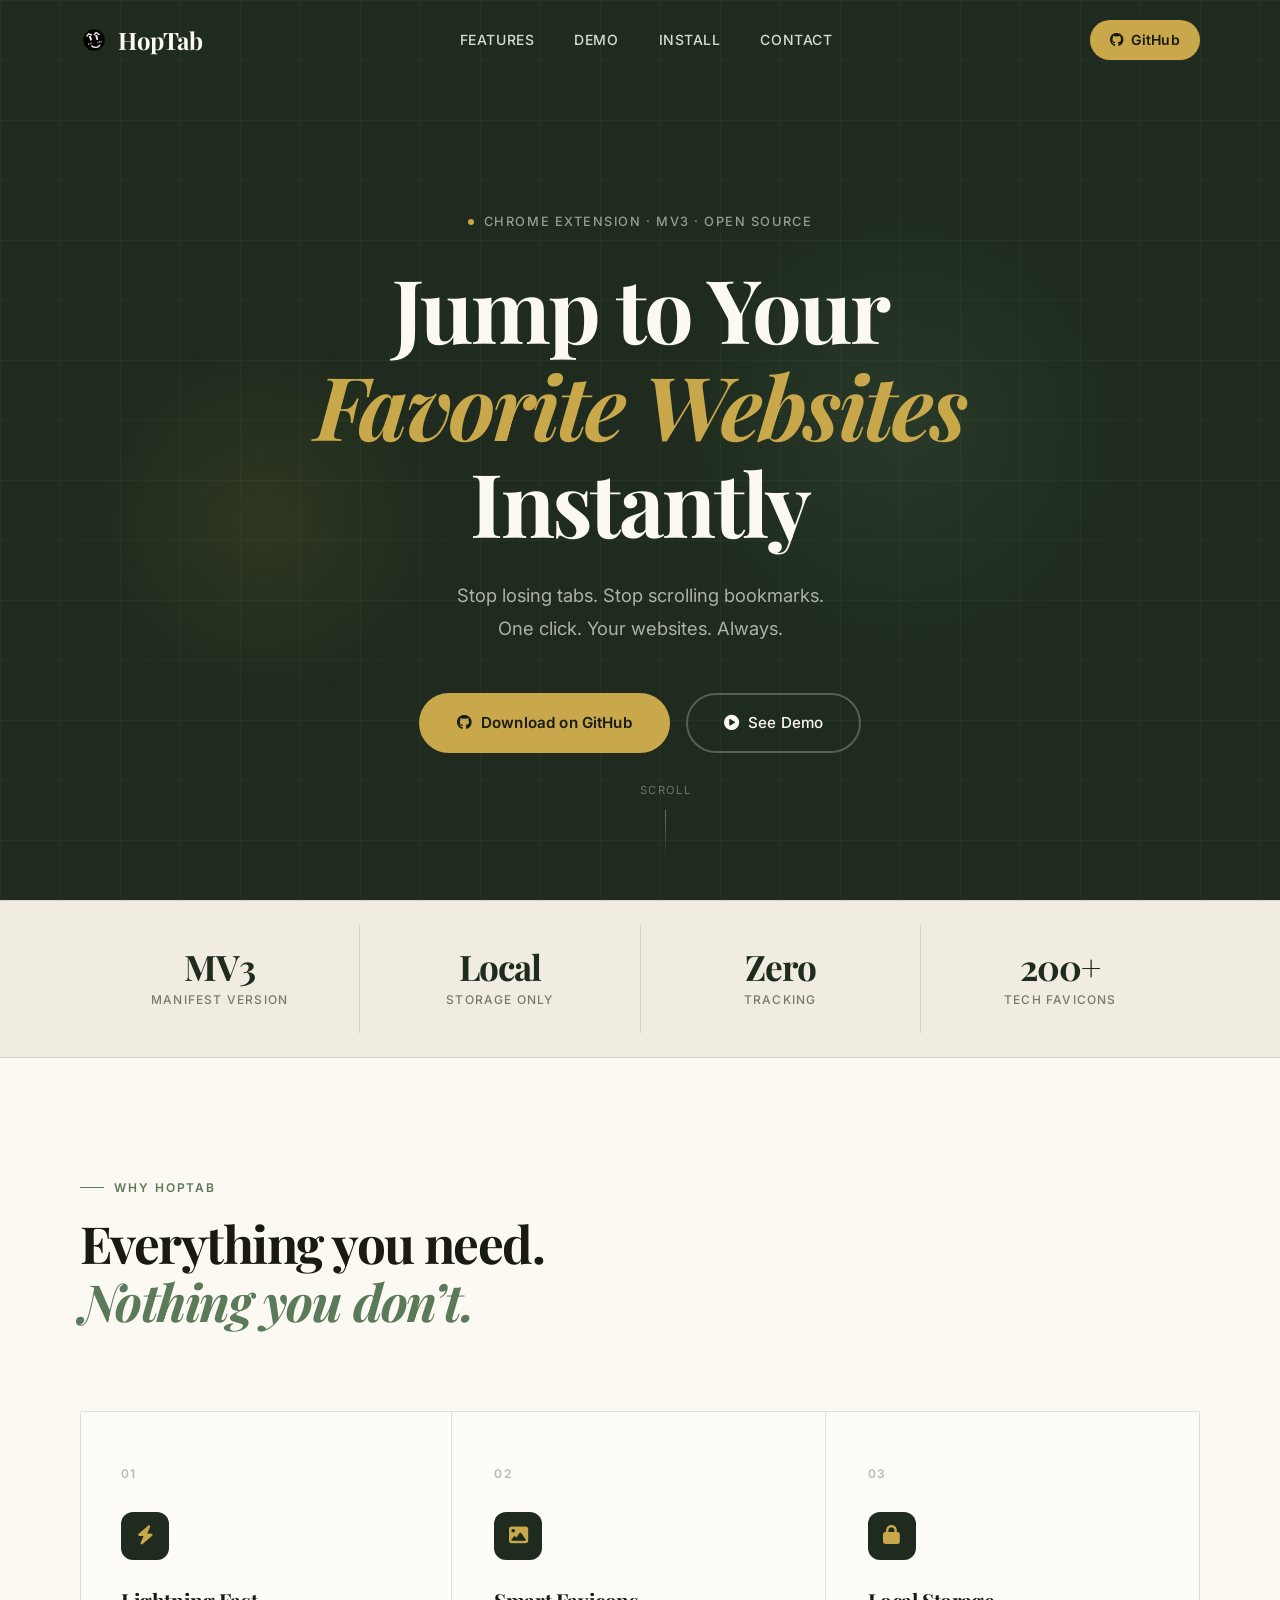
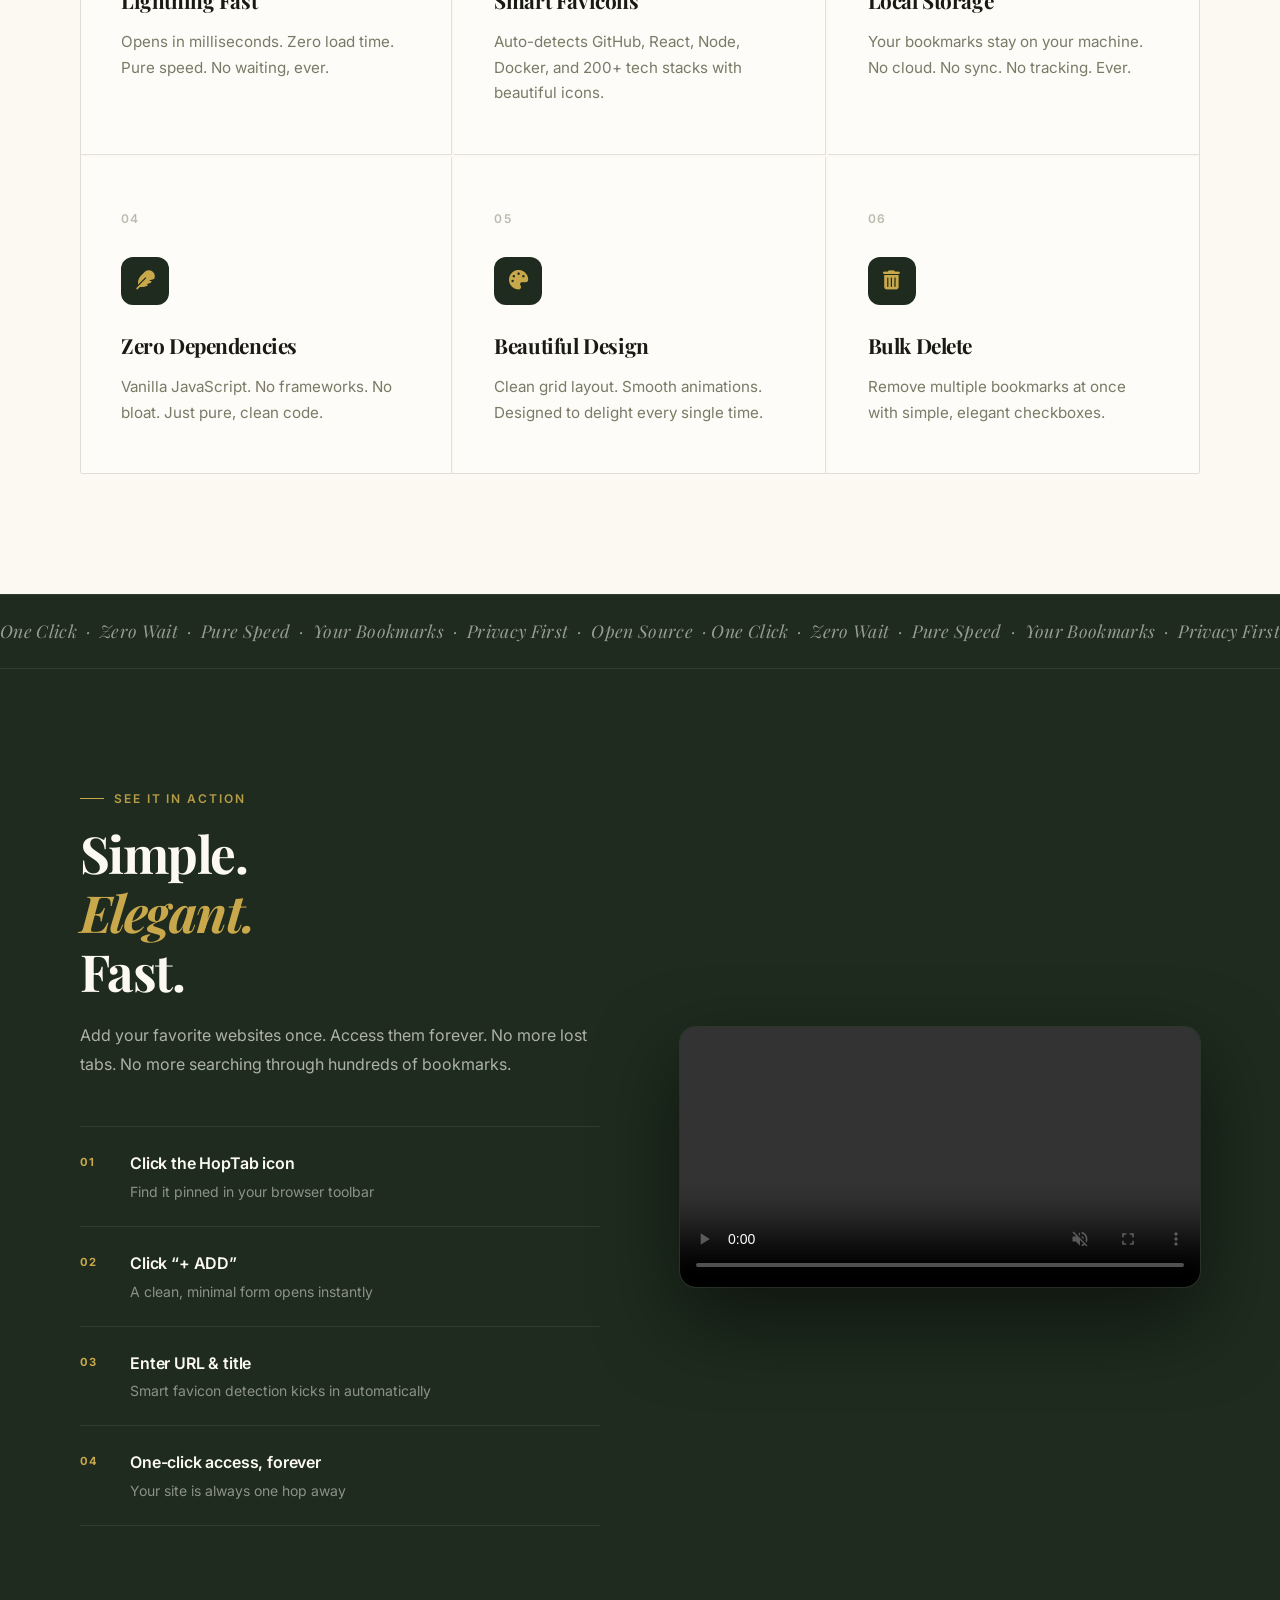
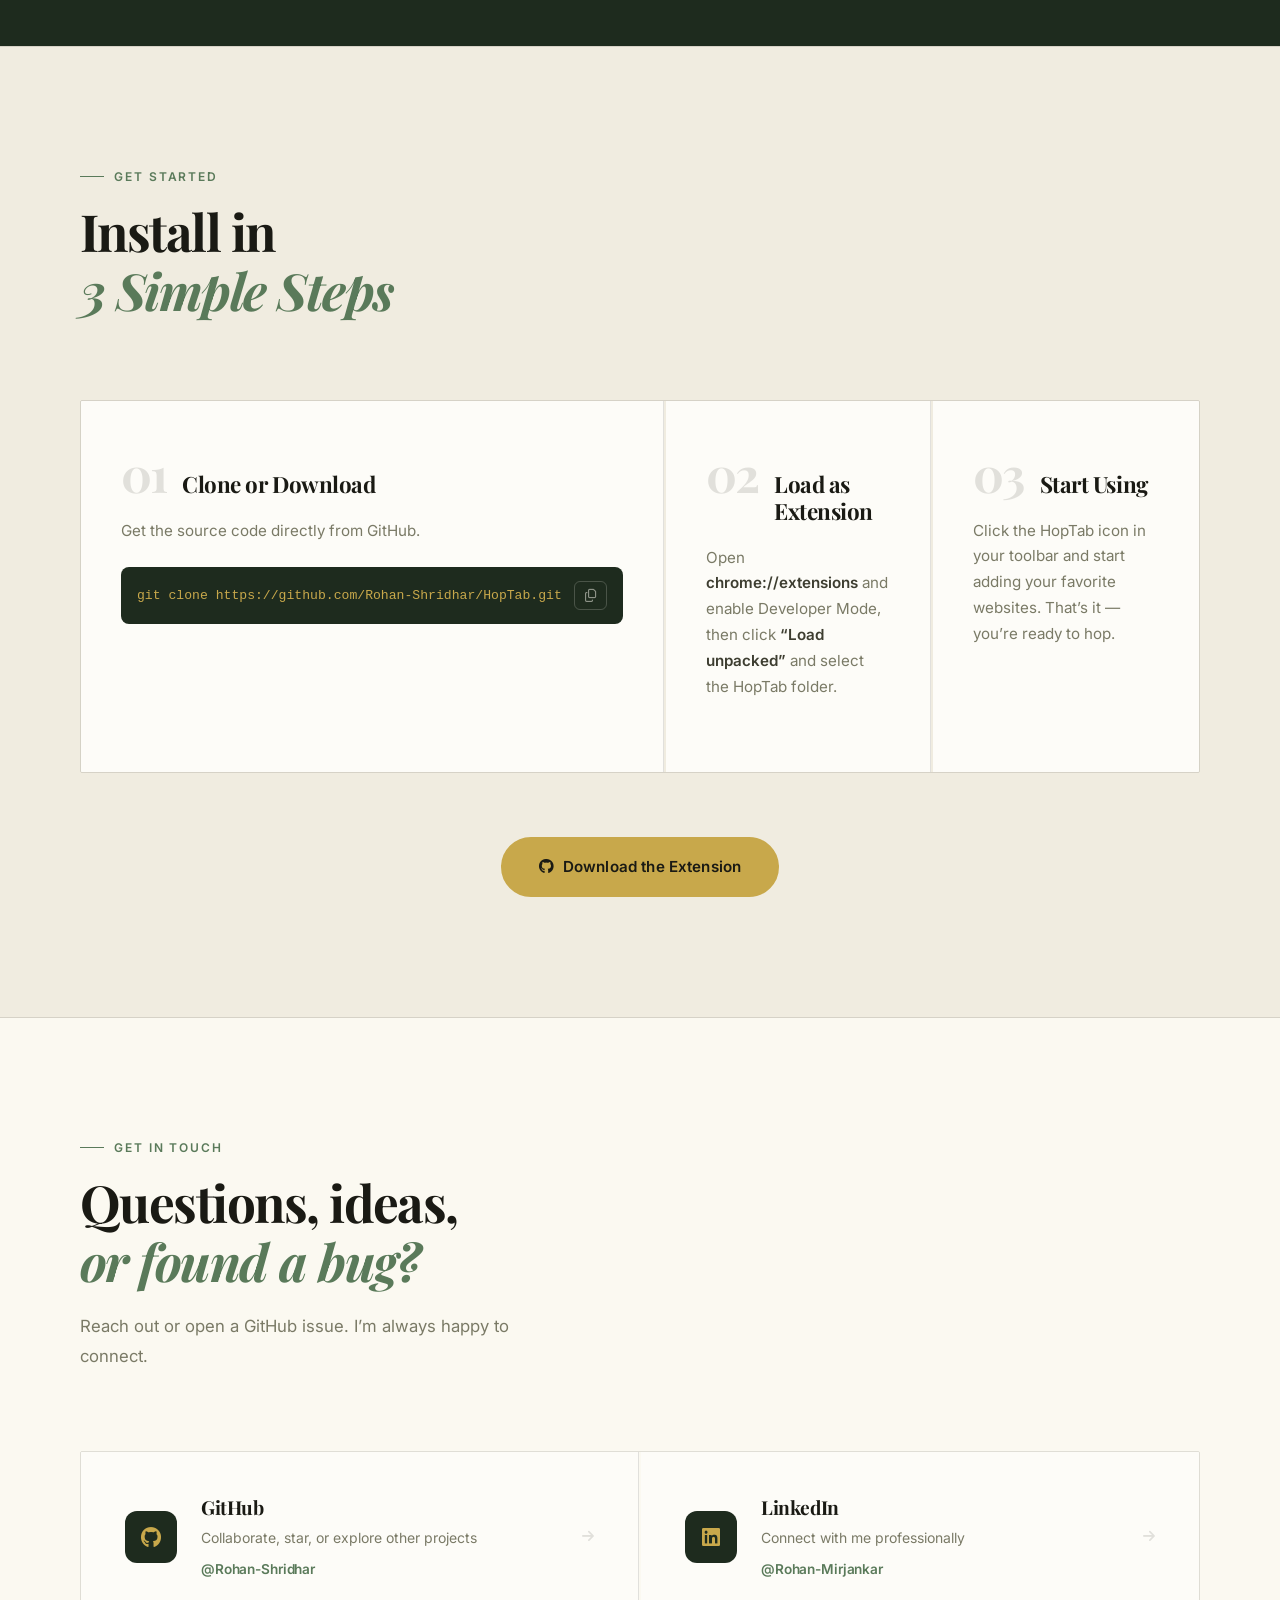
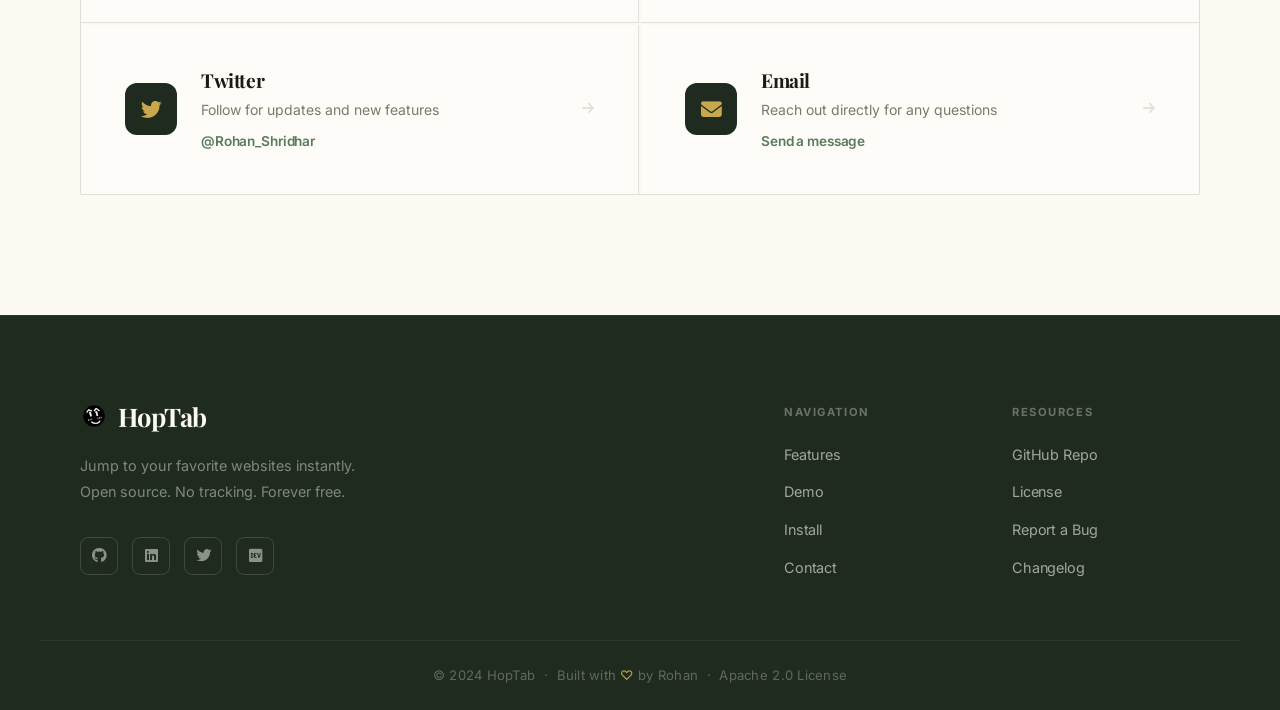
<file: index.html>
<!DOCTYPE html>
<html lang="en">
<head>
    <meta charset="UTF-8">
    <meta name="viewport" content="width=device-width, initial-scale=1.0">
    <title>HopTab — Jump to Your Favorite Websites Instantly</title>
    <meta name="description" content="HopTab is a blazing-fast Chrome extension that lets you jump to your favorite websites instantly. No tracking, no cloud, pure speed.">
    <link rel="stylesheet" href="style.css">
    <link rel="preconnect" href="https://fonts.googleapis.com">
    <link rel="preconnect" href="https://fonts.gstatic.com" crossorigin>
    <link href="https://fonts.googleapis.com/css2?family=Playfair+Display:ital,wght@0,400;0,600;0,700;1,400;1,600&family=Inter:wght@300;400;500;600&display=swap" rel="stylesheet">
    <link rel="stylesheet" href="https://cdnjs.cloudflare.com/ajax/libs/font-awesome/6.7.2/css/all.min.css">
</head>
<body>

    <!-- Navigation -->
    <nav class="navbar" id="navbar">
        <div class="nav-inner">
            <div class="logo">
                <img src="icons/icon48.png" alt="HopTab icon" class="logo-icon"/>
                <span>HopTab</span>
            </div>
            <ul class="nav-links" id="navLinks">
                <li><a href="#features">Features</a></li>
                <li><a href="#demo">Demo</a></li>
                <li><a href="#install">Install</a></li>
                <li><a href="#contact">Contact</a></li>
            </ul>
            <a href="https://github.com/Rohan-Shridhar/HopTab" target="_blank" class="nav-cta">
                <i class="fab fa-github"></i> GitHub
            </a>
            <button class="hamburger" id="hamburger" aria-label="Toggle menu">
                <span></span><span></span><span></span>
            </button>
        </div>
    </nav>

    <!-- Hero Section -->
    <section class="hero" id="hero">
        <div class="hero-bg-grid"></div>
        <div class="hero-inner">
            <div class="hero-eyebrow">
                <span class="eyebrow-dot"></span>
                Chrome Extension &middot; MV3 &middot; Open Source
            </div>
            <h1 class="hero-title">
                Jump to Your<br>
                <em>Favorite Websites</em><br>
                Instantly
            </h1>
            <p class="hero-desc">
                Stop losing tabs. Stop scrolling bookmarks.<br>
                One click. Your websites. Always.
            </p>
            <div class="hero-actions">
                <a href="https://github.com/Rohan-Shridhar/HopTab" target="_blank" class="btn-primary-hero">
                    <i class="fab fa-github"></i> Download on GitHub
                </a>
                <a href="#demo" class="btn-ghost-hero">
                    <i class="fas fa-play-circle"></i> See Demo
                </a>
            </div>
        </div>
        <div class="hero-scroll-hint">
            <span>Scroll</span>
            <div class="scroll-line"></div>
        </div>
    </section>

    <!-- Stats Band -->
    <section class="stats-band">
        <div class="stats-inner">
            <div class="stat-item">
                <span class="stat-num">MV3</span>
                <span class="stat-label">Manifest Version</span>
            </div>
            <div class="stat-divider"></div>
            <div class="stat-item">
                <span class="stat-num">Local</span>
                <span class="stat-label">Storage Only</span>
            </div>
            <div class="stat-divider"></div>
            <div class="stat-item">
                <span class="stat-num">Zero</span>
                <span class="stat-label">Tracking</span>
            </div>
            <div class="stat-divider"></div>
            <div class="stat-item">
                <span class="stat-num">200+</span>
                <span class="stat-label">Tech Favicons</span>
            </div>
        </div>
    </section>

    <!-- Features Section -->
    <section id="features" class="features">
        <div class="section-container">
            <div class="section-header">
                <p class="section-tag">Why HopTab</p>
                <h2 class="section-title">Everything you need.<br><em>Nothing you don&rsquo;t.</em></h2>
            </div>
            <div class="features-grid">
                <div class="feature-card" data-animate>
                    <div class="feature-num">01</div>
                    <div class="feature-icon-wrap">
                        <i class="fas fa-bolt"></i>
                    </div>
                    <h3>Lightning Fast</h3>
                    <p>Opens in milliseconds. Zero load time. Pure speed. No waiting, ever.</p>
                </div>
                <div class="feature-card" data-animate>
                    <div class="feature-num">02</div>
                    <div class="feature-icon-wrap">
                        <i class="fas fa-image"></i>
                    </div>
                    <h3>Smart Favicons</h3>
                    <p>Auto-detects GitHub, React, Node, Docker, and 200+ tech stacks with beautiful icons.</p>
                </div>
                <div class="feature-card" data-animate>
                    <div class="feature-num">03</div>
                    <div class="feature-icon-wrap">
                        <i class="fas fa-lock"></i>
                    </div>
                    <h3>Local Storage</h3>
                    <p>Your bookmarks stay on your machine. No cloud. No sync. No tracking. Ever.</p>
                </div>
                <div class="feature-card" data-animate>
                    <div class="feature-num">04</div>
                    <div class="feature-icon-wrap">
                        <i class="fas fa-feather"></i>
                    </div>
                    <h3>Zero Dependencies</h3>
                    <p>Vanilla JavaScript. No frameworks. No bloat. Just pure, clean code.</p>
                </div>
                <div class="feature-card" data-animate>
                    <div class="feature-num">05</div>
                    <div class="feature-icon-wrap">
                        <i class="fas fa-palette"></i>
                    </div>
                    <h3>Beautiful Design</h3>
                    <p>Clean grid layout. Smooth animations. Designed to delight every single time.</p>
                </div>
                <div class="feature-card" data-animate>
                    <div class="feature-num">06</div>
                    <div class="feature-icon-wrap">
                        <i class="fas fa-trash-alt"></i>
                    </div>
                    <h3>Bulk Delete</h3>
                    <p>Remove multiple bookmarks at once with simple, elegant checkboxes.</p>
                </div>
            </div>
        </div>
    </section>

    <!-- Full-Width Marquee Banner -->
    <section class="banner-divider">
        <div class="banner-track">
            <div class="banner-text-scroll">
                <span>One Click &nbsp;&middot;&nbsp; Zero Wait &nbsp;&middot;&nbsp; Pure Speed &nbsp;&middot;&nbsp; Your Bookmarks &nbsp;&middot;&nbsp; Privacy First &nbsp;&middot;&nbsp; Open Source &nbsp;&middot;&nbsp;</span>
                <span>One Click &nbsp;&middot;&nbsp; Zero Wait &nbsp;&middot;&nbsp; Pure Speed &nbsp;&middot;&nbsp; Your Bookmarks &nbsp;&middot;&nbsp; Privacy First &nbsp;&middot;&nbsp; Open Source &nbsp;&middot;&nbsp;</span>
                <span>One Click &nbsp;&middot;&nbsp; Zero Wait &nbsp;&middot;&nbsp; Pure Speed &nbsp;&middot;&nbsp; Your Bookmarks &nbsp;&middot;&nbsp; Privacy First &nbsp;&middot;&nbsp; Open Source &nbsp;&middot;&nbsp;</span>
            </div>
        </div>
    </section>

    <!-- Demo Section -->
    <section id="demo" class="demo">
        <div class="section-container">
            <div class="demo-layout">
                <div class="demo-text" data-animate>
                    <p class="section-tag">See It In Action</p>
                    <h2 class="section-title">Simple.<br><em>Elegant.</em><br>Fast.</h2>
                    <p class="demo-desc">Add your favorite websites once. Access them forever. No more lost tabs. No more searching through hundreds of bookmarks.</p>
                    <ol class="demo-steps">
                        <li>
                            <span class="step-num">01</span>
                            <div class="step-content">
                                <strong>Click the HopTab icon</strong>
                                <p>Find it pinned in your browser toolbar</p>
                            </div>
                        </li>
                        <li>
                            <span class="step-num">02</span>
                            <div class="step-content">
                                <strong>Click &ldquo;+ ADD&rdquo;</strong>
                                <p>A clean, minimal form opens instantly</p>
                            </div>
                        </li>
                        <li>
                            <span class="step-num">03</span>
                            <div class="step-content">
                                <strong>Enter URL &amp; title</strong>
                                <p>Smart favicon detection kicks in automatically</p>
                            </div>
                        </li>
                        <li>
                            <span class="step-num">04</span>
                            <div class="step-content">
                                <strong>One-click access, forever</strong>
                                <p>Your site is always one hop away</p>
                            </div>
                        </li>
                    </ol>
                </div>
                <div class="demo-visual" data-animate>
                    <div class="demo-video-wrap">
                        <video src="./assets/video.mp4" class="demo-video" controls loop muted autoplay playsinline></video>
                    </div>
                </div>
            </div>
        </div>
    </section>

    <!-- Install Section -->
    <section id="install" class="install">
        <div class="section-container">
            <div class="section-header">
                <p class="section-tag">Get Started</p>
                <h2 class="section-title">Install in<br><em>3 Simple Steps</em></h2>
            </div>
            <div class="install-steps">
                <div class="install-step" data-animate>
                    <div class="step-header">
                        <span class="step-index">01</span>
                        <h3>Clone or Download</h3>
                    </div>
                    <p>Get the source code directly from GitHub.</p>
                    <div class="code-block">
                        <code>git clone https://github.com/Rohan-Shridhar/HopTab.git</code>
                        <button class="copy-btn" onclick="copyCode(this)" data-code="git clone https://github.com/Rohan-Shridhar/HopTab.git" title="Copy to clipboard">
                            <i class="far fa-copy"></i>
                        </button>
                    </div>
                </div>
                <div class="install-step" data-animate>
                    <div class="step-header">
                        <span class="step-index">02</span>
                        <h3>Load as Extension</h3>
                    </div>
                    <p>Open <strong>chrome://extensions</strong> and enable Developer Mode, then click <strong>&ldquo;Load unpacked&rdquo;</strong> and select the HopTab folder.</p>
                </div>
                <div class="install-step" data-animate>
                    <div class="step-header">
                        <span class="step-index">03</span>
                        <h3>Start Using</h3>
                    </div>
                    <p>Click the HopTab icon in your toolbar and start adding your favorite websites. That&rsquo;s it &mdash; you&rsquo;re ready to hop.</p>
                </div>
            </div>
            <div class="install-cta" data-animate>
                <a href="https://github.com/Rohan-Shridhar/HopTab" target="_blank" class="btn-primary-hero">
                    <i class="fab fa-github"></i> Download the Extension
                </a>
            </div>
        </div>
    </section>

    <!-- Contact Section -->
    <section id="contact" class="contact">
        <div class="section-container">
            <div class="section-header">
                <p class="section-tag">Get in Touch</p>
                <h2 class="section-title">Questions, ideas,<br><em>or found a bug?</em></h2>
                <p class="section-desc">Reach out or open a GitHub issue. I&rsquo;m always happy to connect.</p>
            </div>
            <div class="contact-grid">
                <a href="https://github.com/Rohan-Shridhar/" target="_blank" class="contact-card" data-animate>
                    <div class="contact-card-icon"><i class="fab fa-github"></i></div>
                    <div class="contact-card-body">
                        <h3>GitHub</h3>
                        <p>Collaborate, star, or explore other projects</p>
                        <span class="contact-handle">@Rohan-Shridhar</span>
                    </div>
                    <i class="fas fa-arrow-right contact-arrow"></i>
                </a>
                <a href="https://www.linkedin.com/in/rohan-mirjankar/" target="_blank" class="contact-card" data-animate>
                    <div class="contact-card-icon"><i class="fab fa-linkedin"></i></div>
                    <div class="contact-card-body">
                        <h3>LinkedIn</h3>
                        <p>Connect with me professionally</p>
                        <span class="contact-handle">@Rohan-Mirjankar</span>
                    </div>
                    <i class="fas fa-arrow-right contact-arrow"></i>
                </a>
                <a href="https://twitter.com/Rohan_Shridhar" target="_blank" class="contact-card" data-animate>
                    <div class="contact-card-icon"><i class="fab fa-twitter"></i></div>
                    <div class="contact-card-body">
                        <h3>Twitter</h3>
                        <p>Follow for updates and new features</p>
                        <span class="contact-handle">@Rohan_Shridhar</span>
                    </div>
                    <i class="fas fa-arrow-right contact-arrow"></i>
                </a>
                <a href="mailto:rohansm668@gmail.com" class="contact-card" data-animate>
                    <div class="contact-card-icon"><i class="fas fa-envelope"></i></div>
                    <div class="contact-card-body">
                        <h3>Email</h3>
                        <p>Reach out directly for any questions</p>
                        <span class="contact-handle">Send a message</span>
                    </div>
                    <i class="fas fa-arrow-right contact-arrow"></i>
                </a>
            </div>
        </div>
    </section>

    <!-- Footer -->
    <footer class="footer">
        <div class="footer-inner">
            <div class="footer-brand">
                <div class="footer-logo">
                    <img src="icons/icon48.png" alt="HopTab icon" class="logo-icon"/>
                    <span>HopTab</span>
                </div>
                <p>Jump to your favorite websites instantly.<br>Open source. No tracking. Forever free.</p>
                <div class="footer-socials">
                    <a href="https://github.com/Rohan-Shridhar/HopTab" target="_blank" aria-label="GitHub"><i class="fab fa-github"></i></a>
                    <a href="https://www.linkedin.com/in/rohan-mirjankar" target="_blank" aria-label="LinkedIn"><i class="fab fa-linkedin"></i></a>
                    <a href="https://twitter.com/Rohan_Shridhar" target="_blank" aria-label="Twitter"><i class="fab fa-twitter"></i></a>
                    <a href="https://dev.to/rohan_mirjankar" target="_blank" aria-label="Dev.to"><i class="fab fa-dev"></i></a>
                </div>
            </div>
            <div class="footer-links">
                <div class="footer-col">
                    <h4>Navigation</h4>
                    <ul>
                        <li><a href="#features">Features</a></li>
                        <li><a href="#demo">Demo</a></li>
                        <li><a href="#install">Install</a></li>
                        <li><a href="#contact">Contact</a></li>
                    </ul>
                </div>
                <div class="footer-col">
                    <h4>Resources</h4>
                    <ul>
                        <li><a href="https://github.com/Rohan-Shridhar/HopTab" target="_blank">GitHub Repo</a></li>
                        <li><a href="https://github.com/Rohan-Shridhar/HopTab/blob/main/LICENSE" target="_blank">License</a></li>
                        <li><a href="https://github.com/Rohan-Shridhar/HopTab/issues" target="_blank">Report a Bug</a></li>
                        <li><a href="https://github.com/Rohan-Shridhar/HopTab/blob/main/CHANGELOG.md" target="_blank">Changelog</a></li>
                    </ul>
                </div>
            </div>
        </div>
        <div class="footer-bottom">
            <p>&copy; 2024 HopTab &nbsp;&middot;&nbsp; Built with <span class="heart">&#9825;</span> by Rohan &nbsp;&middot;&nbsp; Apache 2.0 License</p>
        </div>
    </footer>

    <!-- Success Modal -->
    <div id="successModal" class="modal">
        <div class="modal-content">
            <button class="modal-close" onclick="closeModal()" aria-label="Close">&times;</button>
            <div class="modal-icon"><i class="fas fa-check-circle"></i></div>
            <h2>Copied!</h2>
            <p>Command copied to your clipboard.</p>
        </div>
    </div>

    <script src="script.js"></script>
</body>
</html>
</file>
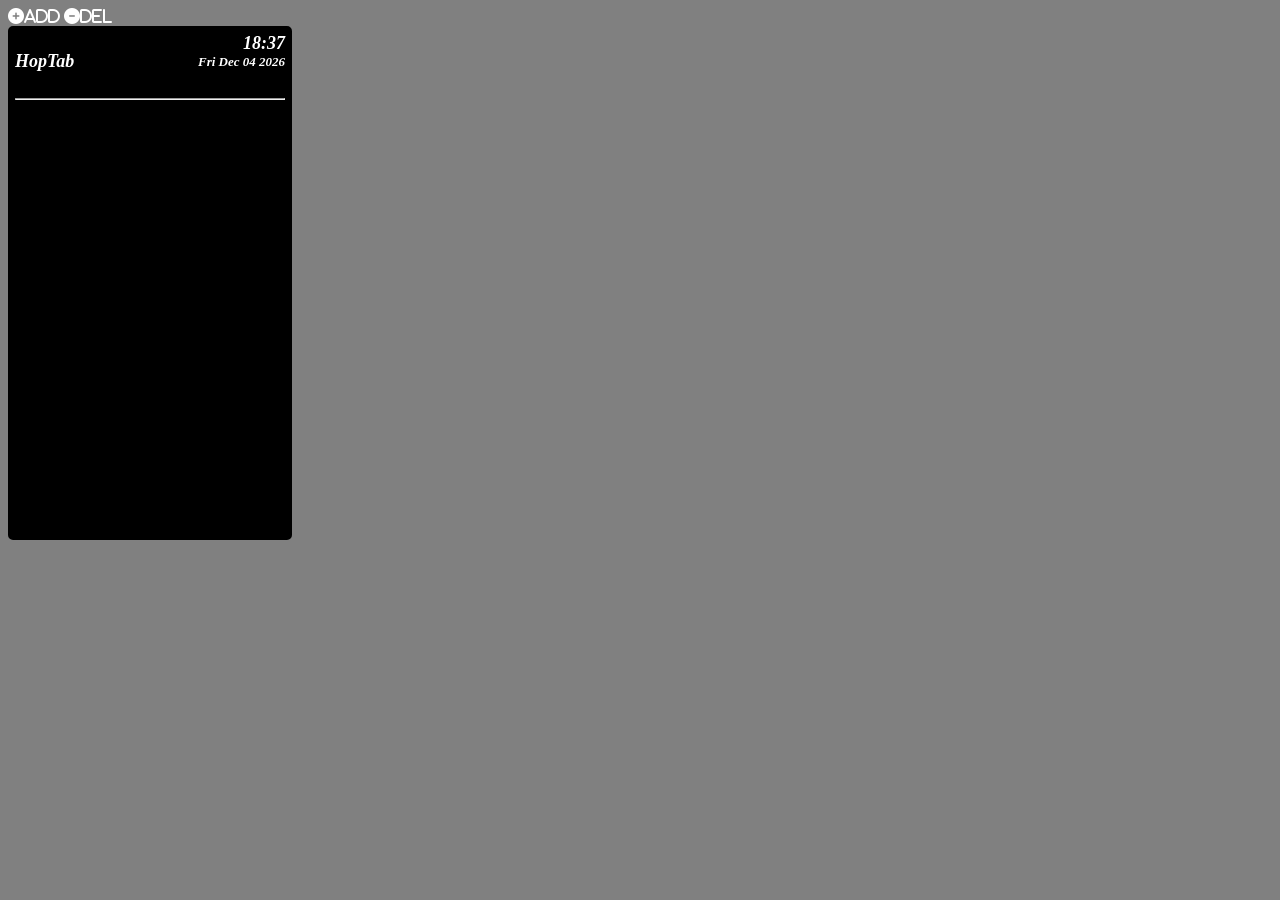
<file: popup.html>
<!DOCTYPE html>
<html lang="en">
<head>
    <meta charset="UTF-8">
    <meta name="viewport" content="width=device-width, initial-scale=1.0">
    <link rel="stylesheet" href="https://cdnjs.cloudflare.com/ajax/libs/font-awesome/6.7.2/css/all.min.css">
    <link rel="stylesheet" href="popup.css">
    <title>HopTab</title>
</head>
<body>
    <i id="addBtn" class="fa-solid fa-circle-plus">ADD</i>
    <div class="addCard" hidden>
        <div class="card">
            <input id="url" type="url" placeholder="Enter URL..."><br>
            <input id="name" type="text" placeholder="Enter title...">
            <i id="exeAdd" class="fa-solid fa-circle-plus">GO</i>
            <i id="close-1" class="fa-solid fa-circle-xmark" style="color: red;">Close</i>
        </div>
    </div>
    <i id="delBtn" class="fa-solid fa-circle-minus">DEL</i>
    <div class="delCard" hidden>
        <label>
            <input type="checkbox" id="selectAll">
            Select All
        </label>
        <hr>
        <div id="deletelist"></div>
        <i id="exeDel" class="fa-solid fa-circle-plus">GO</i>
        <i id="close-2" class="fa-solid fa-circle-xmark" style="color: red;">Close</i>
    </div>
    <div class="wrapper">
        <div class="heading">
            <p>HopTab</p>
            <p></p>
            <span id="today">
                <p id="time"></p>
                <p id="date"></p>
            </span>
        </div>
        <hr>
        <div class="main">
        </div>

    </div>
    <div id="toast" hidden></div>
    <script src="toast.js"></script>
    <script src="popup.js"></script>
</body>
</html>
</file>
<file: style.css>
/* ============================================================
   HopTab Landing Page — Redesigned inspired by b-egg.farm
   Aesthetic: Editorial, Earthy, Premium, Minimalist
   ============================================================ */

/* ---- Google Fonts: Playfair Display + Inter ---- */
@import url('https://fonts.googleapis.com/css2?family=Playfair+Display:ital,wght@0,400;0,600;0,700;1,400;1,600&family=Inter:wght@300;400;500;600&display=swap');

/* ---- Reset & Base ---- */
*, *::before, *::after {
    margin: 0;
    padding: 0;
    box-sizing: border-box;
}

:root {
    /* Core palette — inspired by b-egg.farm's earthy, off-white aesthetic */
    --cream:         #fbf9f1;    /* main background */
    --cream-dark:    #f0ece0;    /* section alt bg */
    --ink:           #1a1a14;    /* primary text */
    --ink-mid:       #3d3d30;    /* secondary text */
    --ink-soft:      #7a7a66;    /* muted text */
    --forest:        #1e2b1e;    /* dark section bg */
    --forest-mid:    #253325;    /* slightly lighter dark */
    --sage:          #5a7a5a;    /* accent green */
    --gold:          #c8a84b;    /* warm gold accent */
    --gold-light:    #e8c96a;    /* lighter gold */
    --warm-white:    #fdfcf8;    /* card bg */
    --border:        rgba(26,26,20,0.12);
    --border-dark:   rgba(251,249,241,0.15);

    /* Typography */
    --font-serif:    'Playfair Display', 'Georgia', serif;
    --font-sans:     'Inter', system-ui, -apple-system, sans-serif;

    /* Spacing */
    --section-pad:   120px;
    --container-w:   1200px;

    /* Transitions */
    --ease:          cubic-bezier(0.25, 0.46, 0.45, 0.94);
}

html {
    scroll-behavior: smooth;
    font-size: 16px;
}

body {
    font-family: var(--font-sans);
    background-color: var(--cream);
    color: var(--ink);
    line-height: 1.6;
    overflow-x: hidden;
    -webkit-font-smoothing: antialiased;
}

/* ---- Utility ---- */
.section-container {
    max-width: var(--container-w);
    margin: 0 auto;
    padding: 0 40px;
}

/* ============================================================
   NAVIGATION
   ============================================================ */
.navbar {
    position: fixed;
    top: 0;
    left: 0;
    right: 0;
    z-index: 1000;
    padding: 20px 0;
    transition: all 0.4s var(--ease);
    border-bottom: 1px solid transparent;
}

.navbar.scrolled {
    background: rgba(251, 249, 241, 0.96);
    backdrop-filter: blur(16px);
    -webkit-backdrop-filter: blur(16px);
    padding: 14px 0;
    border-bottom: 1px solid var(--border);
}

.nav-inner {
    max-width: var(--container-w);
    margin: 0 auto;
    padding: 0 40px;
    display: flex;
    align-items: center;
    justify-content: space-between;
    gap: 2rem;
}

.logo {
    display: flex;
    align-items: center;
    gap: 10px;
    font-family: var(--font-serif);
    font-size: 1.5rem;
    font-weight: 700;
    color: var(--cream);
    text-decoration: none;
    letter-spacing: -0.02em;
    transition: color 0.3s ease;
    flex-shrink: 0;
}

.navbar.scrolled .logo {
    color: var(--ink);
}

.logo-icon {
    width: 28px;
    height: 28px;
    border-radius: 6px;
}

.nav-links {
    display: flex;
    list-style: none;
    gap: 2.5rem;
    align-items: center;
}

.nav-links a {
    font-family: var(--font-sans);
    font-size: 0.875rem;
    font-weight: 500;
    letter-spacing: 0.04em;
    text-transform: uppercase;
    color: rgba(251, 249, 241, 0.85);
    text-decoration: none;
    transition: color 0.3s ease;
    position: relative;
}

.navbar.scrolled .nav-links a {
    color: var(--ink-mid);
}

.nav-links a::after {
    content: '';
    position: absolute;
    bottom: -3px;
    left: 0;
    width: 0;
    height: 1px;
    background: var(--gold);
    transition: width 0.3s var(--ease);
}

.nav-links a:hover::after {
    width: 100%;
}

.nav-links a:hover {
    color: var(--cream);
}

.navbar.scrolled .nav-links a:hover {
    color: var(--ink);
}

.nav-cta {
    display: inline-flex;
    align-items: center;
    gap: 7px;
    padding: 9px 20px;
    background: var(--gold);
    color: var(--ink);
    font-family: var(--font-sans);
    font-size: 0.875rem;
    font-weight: 600;
    text-decoration: none;
    border-radius: 100px;
    letter-spacing: 0.02em;
    transition: all 0.3s var(--ease);
    flex-shrink: 0;
}

.nav-cta:hover {
    background: var(--gold-light);
    transform: translateY(-1px);
    box-shadow: 0 4px 16px rgba(200, 168, 75, 0.4);
}

.hamburger {
    display: none;
    flex-direction: column;
    cursor: pointer;
    background: none;
    border: none;
    gap: 5px;
    padding: 4px;
}

.hamburger span {
    display: block;
    width: 22px;
    height: 2px;
    background: var(--cream);
    border-radius: 2px;
    transition: all 0.3s ease;
}

.navbar.scrolled .hamburger span {
    background: var(--ink);
}

/* ============================================================
   HERO SECTION
   ============================================================ */
.hero {
    min-height: 100vh;
    background: var(--forest);
    display: flex;
    align-items: center;
    justify-content: center;
    position: relative;
    overflow: hidden;
    padding: 140px 40px 80px;
}

.hero-bg-grid {
    position: absolute;
    inset: 0;
    background-image:
        linear-gradient(rgba(251, 249, 241, 0.03) 1px, transparent 1px),
        linear-gradient(90deg, rgba(251, 249, 241, 0.03) 1px, transparent 1px);
    background-size: 60px 60px;
    pointer-events: none;
}

/* Subtle green glow orbs */
.hero::before {
    content: '';
    position: absolute;
    top: 20%;
    right: 10%;
    width: 500px;
    height: 500px;
    background: radial-gradient(circle, rgba(90, 122, 90, 0.18) 0%, transparent 65%);
    pointer-events: none;
    animation: heroGlow 8s ease-in-out infinite alternate;
}

.hero::after {
    content: '';
    position: absolute;
    bottom: 20%;
    left: 5%;
    width: 400px;
    height: 400px;
    background: radial-gradient(circle, rgba(200, 168, 75, 0.1) 0%, transparent 65%);
    pointer-events: none;
    animation: heroGlow 10s ease-in-out infinite alternate-reverse;
}

@keyframes heroGlow {
    from { transform: scale(1) translate(0, 0); }
    to   { transform: scale(1.2) translate(20px, -20px); }
}

.hero-inner {
    position: relative;
    z-index: 2;
    text-align: center;
    max-width: 860px;
    margin: 0 auto;
}

.hero-eyebrow {
    display: inline-flex;
    align-items: center;
    gap: 10px;
    font-family: var(--font-sans);
    font-size: 0.8rem;
    font-weight: 500;
    letter-spacing: 0.12em;
    text-transform: uppercase;
    color: rgba(251, 249, 241, 0.55);
    margin-bottom: 28px;
    animation: fadeUp 0.8s var(--ease) both;
}

.eyebrow-dot {
    display: inline-block;
    width: 6px;
    height: 6px;
    background: var(--gold);
    border-radius: 50%;
    flex-shrink: 0;
    animation: pulse 2s ease infinite;
}

@keyframes pulse {
    0%, 100% { opacity: 1; transform: scale(1); }
    50%       { opacity: 0.6; transform: scale(0.8); }
}

.hero-title {
    font-family: var(--font-serif);
    font-size: clamp(3rem, 7vw, 5.5rem);
    font-weight: 700;
    line-height: 1.1;
    letter-spacing: -0.03em;
    color: var(--cream);
    margin-bottom: 28px;
    animation: fadeUp 0.8s var(--ease) 0.1s both;
}

.hero-title em {
    font-style: italic;
    color: var(--gold);
}

.hero-desc {
    font-family: var(--font-sans);
    font-size: 1.15rem;
    line-height: 1.8;
    color: rgba(251, 249, 241, 0.65);
    margin-bottom: 48px;
    animation: fadeUp 0.8s var(--ease) 0.2s both;
}

.hero-actions {
    display: flex;
    gap: 16px;
    justify-content: center;
    flex-wrap: wrap;
    animation: fadeUp 0.8s var(--ease) 0.3s both;
}

.btn-primary-hero {
    display: inline-flex;
    align-items: center;
    gap: 9px;
    padding: 16px 36px;
    background: var(--gold);
    color: var(--ink);
    font-family: var(--font-sans);
    font-size: 0.95rem;
    font-weight: 600;
    text-decoration: none;
    border-radius: 100px;
    letter-spacing: 0.01em;
    transition: all 0.3s var(--ease);
    border: 2px solid var(--gold);
}

.btn-primary-hero:hover {
    background: var(--gold-light);
    border-color: var(--gold-light);
    transform: translateY(-2px);
    box-shadow: 0 8px 32px rgba(200, 168, 75, 0.4);
}

.btn-ghost-hero {
    display: inline-flex;
    align-items: center;
    gap: 9px;
    padding: 16px 36px;
    background: transparent;
    color: var(--cream);
    font-family: var(--font-sans);
    font-size: 0.95rem;
    font-weight: 500;
    text-decoration: none;
    border-radius: 100px;
    border: 2px solid rgba(251, 249, 241, 0.25);
    letter-spacing: 0.01em;
    transition: all 0.3s var(--ease);
}

.btn-ghost-hero:hover {
    border-color: var(--cream);
    background: rgba(251, 249, 241, 0.08);
    transform: translateY(-2px);
}

.hero-scroll-hint {
    position: absolute;
    bottom: 40px;
    left: 50%;
    transform: translateX(-50%);
    display: flex;
    flex-direction: column;
    align-items: center;
    gap: 10px;
    color: rgba(251, 249, 241, 0.35);
    font-family: var(--font-sans);
    font-size: 0.7rem;
    letter-spacing: 0.12em;
    text-transform: uppercase;
    animation: fadeUp 1s var(--ease) 0.6s both;
}

.scroll-line {
    width: 1px;
    height: 50px;
    background: linear-gradient(to bottom, rgba(251, 249, 241, 0.35), transparent);
    animation: scrollPulse 2s ease infinite;
}

@keyframes scrollPulse {
    0%, 100% { opacity: 1; }
    50%       { opacity: 0.4; }
}

@keyframes fadeUp {
    from {
        opacity: 0;
        transform: translateY(24px);
    }
    to {
        opacity: 1;
        transform: translateY(0);
    }
}

/* ============================================================
   STATS BAND
   ============================================================ */
.stats-band {
    background: var(--cream-dark);
    border-top: 1px solid var(--border);
    border-bottom: 1px solid var(--border);
    padding: 0;
}

.stats-inner {
    max-width: var(--container-w);
    margin: 0 auto;
    padding: 0 40px;
    display: flex;
    align-items: stretch;
}

.stat-item {
    flex: 1;
    display: flex;
    flex-direction: column;
    align-items: center;
    justify-content: center;
    gap: 6px;
    padding: 48px 24px;
    text-align: center;
}

.stat-num {
    font-family: var(--font-serif);
    font-size: 2.2rem;
    font-weight: 700;
    color: var(--forest);
    letter-spacing: -0.03em;
    line-height: 1;
}

.stat-label {
    font-family: var(--font-sans);
    font-size: 0.75rem;
    font-weight: 500;
    letter-spacing: 0.1em;
    text-transform: uppercase;
    color: var(--ink-soft);
}

.stat-divider {
    width: 1px;
    background: var(--border);
    align-self: stretch;
    margin: 24px 0;
}

/* ============================================================
   SECTION HEADER SHARED STYLES
   ============================================================ */
.section-header {
    margin-bottom: 80px;
}

.section-tag {
    font-family: var(--font-sans);
    font-size: 0.75rem;
    font-weight: 600;
    letter-spacing: 0.16em;
    text-transform: uppercase;
    color: var(--sage);
    margin-bottom: 16px;
    display: flex;
    align-items: center;
    gap: 10px;
}

.section-tag::before {
    content: '';
    display: inline-block;
    width: 24px;
    height: 1px;
    background: var(--sage);
    flex-shrink: 0;
}

.section-title {
    font-family: var(--font-serif);
    font-size: clamp(2rem, 4vw, 3.2rem);
    font-weight: 700;
    color: var(--ink);
    line-height: 1.15;
    letter-spacing: -0.03em;
}

.section-title em {
    font-style: italic;
    color: var(--sage);
}

.section-desc {
    margin-top: 20px;
    font-family: var(--font-sans);
    font-size: 1.05rem;
    color: var(--ink-soft);
    line-height: 1.8;
    max-width: 480px;
}

/* ============================================================
   FEATURES SECTION
   ============================================================ */
.features {
    padding: var(--section-pad) 0;
    background: var(--cream);
}

.features-grid {
    display: grid;
    grid-template-columns: repeat(3, 1fr);
    gap: 2px;
    border: 1px solid var(--border);
    overflow: hidden;
    border-radius: 2px;
}

.feature-card {
    background: var(--warm-white);
    padding: 52px 40px 48px;
    position: relative;
    border-right: 1px solid var(--border);
    border-bottom: 1px solid var(--border);
    transition: background 0.3s var(--ease);
    overflow: hidden;
}

.feature-card:nth-child(3n) {
    border-right: none;
}

.feature-card:nth-child(n+4) {
    border-bottom: none;
}

.feature-card::before {
    content: '';
    position: absolute;
    bottom: 0;
    left: 0;
    width: 100%;
    height: 3px;
    background: linear-gradient(90deg, var(--sage), var(--gold));
    transform: scaleX(0);
    transform-origin: left;
    transition: transform 0.4s var(--ease);
}

.feature-card:hover::before {
    transform: scaleX(1);
}

.feature-card:hover {
    background: var(--cream-dark);
}

.feature-num {
    font-family: var(--font-sans);
    font-size: 0.75rem;
    font-weight: 600;
    letter-spacing: 0.1em;
    color: var(--ink-soft);
    margin-bottom: 28px;
    opacity: 0.5;
}

.feature-icon-wrap {
    width: 48px;
    height: 48px;
    display: flex;
    align-items: center;
    justify-content: center;
    background: var(--forest);
    border-radius: 12px;
    margin-bottom: 24px;
    font-size: 1.2rem;
    color: var(--gold);
    transition: transform 0.3s var(--ease);
}

.feature-card:hover .feature-icon-wrap {
    transform: scale(1.08);
}

.feature-card h3 {
    font-family: var(--font-serif);
    font-size: 1.3rem;
    font-weight: 700;
    color: var(--ink);
    margin-bottom: 12px;
    letter-spacing: -0.02em;
}

.feature-card p {
    font-family: var(--font-sans);
    font-size: 0.95rem;
    color: var(--ink-soft);
    line-height: 1.7;
}

/* ============================================================
   MARQUEE BANNER
   ============================================================ */
.banner-divider {
    background: var(--forest);
    padding: 22px 0;
    overflow: hidden;
    border-top: 1px solid rgba(251, 249, 241, 0.08);
    border-bottom: 1px solid rgba(251, 249, 241, 0.08);
}

.banner-track {
    overflow: hidden;
    white-space: nowrap;
}

.banner-text-scroll {
    display: inline-flex;
    animation: marquee 22s linear infinite;
}

.banner-text-scroll span {
    font-family: var(--font-serif);
    font-size: 1.1rem;
    font-style: italic;
    color: rgba(251, 249, 241, 0.55);
    letter-spacing: 0.02em;
    padding-right: 0;
}

@keyframes marquee {
    from { transform: translateX(0); }
    to   { transform: translateX(-33.333%); }
}

/* ============================================================
   DEMO SECTION
   ============================================================ */
.demo {
    padding: var(--section-pad) 0;
    background: var(--forest);
}

.demo .section-tag {
    color: rgba(200, 168, 75, 0.9);
}

.demo .section-tag::before {
    background: var(--gold);
}

.demo .section-title {
    color: var(--cream);
}

.demo .section-title em {
    color: var(--gold);
}

.demo-layout {
    display: grid;
    grid-template-columns: 1fr 1fr;
    gap: 80px;
    align-items: center;
}

.demo-desc {
    font-family: var(--font-sans);
    font-size: 1rem;
    color: rgba(251, 249, 241, 0.65);
    line-height: 1.8;
    margin-bottom: 48px;
    margin-top: 20px;
}

.demo-steps {
    list-style: none;
    display: flex;
    flex-direction: column;
    gap: 0;
}

.demo-steps li {
    display: flex;
    gap: 24px;
    align-items: flex-start;
    padding: 24px 0;
    border-bottom: 1px solid rgba(251, 249, 241, 0.08);
    transition: all 0.3s ease;
}

.demo-steps li:first-child {
    border-top: 1px solid rgba(251, 249, 241, 0.08);
}

.demo-steps li:hover {
    background: rgba(251, 249, 241, 0.03);
    padding-left: 8px;
}

.step-num {
    font-family: var(--font-sans);
    font-size: 0.7rem;
    font-weight: 700;
    letter-spacing: 0.1em;
    color: var(--gold);
    flex-shrink: 0;
    padding-top: 3px;
    min-width: 26px;
}

.step-content strong {
    display: block;
    font-family: var(--font-sans);
    font-size: 1rem;
    font-weight: 600;
    color: var(--cream);
    margin-bottom: 4px;
    letter-spacing: -0.01em;
}

.step-content p {
    font-family: var(--font-sans);
    font-size: 0.875rem;
    color: rgba(251, 249, 241, 0.5);
    line-height: 1.5;
    margin: 0;
}

.demo-visual {
    position: relative;
}

.demo-video-wrap {
    position: relative;
    border-radius: 16px;
    overflow: hidden;
    box-shadow:
        0 0 0 1px rgba(251, 249, 241, 0.08),
        0 32px 80px rgba(0, 0, 0, 0.5);
}

.demo-video-wrap::before {
    content: '';
    position: absolute;
    inset: -1px;
    border-radius: 16px;
    padding: 1px;
    background: linear-gradient(135deg, rgba(200, 168, 75, 0.4), transparent 50%);
    -webkit-mask: linear-gradient(#fff 0 0) content-box, linear-gradient(#fff 0 0);
    -webkit-mask-composite: destination-out;
    mask-composite: exclude;
    pointer-events: none;
}

.demo-video {
    width: 100%;
    height: auto;
    display: block;
    border-radius: 15px;
}

/* ============================================================
   INSTALL SECTION
   ============================================================ */
.install {
    padding: var(--section-pad) 0;
    background: var(--cream-dark);
    border-top: 1px solid var(--border);
    border-bottom: 1px solid var(--border);
}

.install-steps {
    display: grid;
    grid-template-columns: repeat(3, 1fr);
    gap: 2px;
    margin-bottom: 64px;
    border: 1px solid var(--border);
    border-radius: 2px;
    overflow: hidden;
}

.install-step {
    background: var(--warm-white);
    padding: 48px 40px;
    border-right: 1px solid var(--border);
    position: relative;
    transition: background 0.3s var(--ease);
}

.install-step:last-child {
    border-right: none;
}

.install-step:hover {
    background: var(--cream);
}

.step-header {
    display: flex;
    align-items: baseline;
    gap: 16px;
    margin-bottom: 20px;
}

.step-index {
    font-family: var(--font-serif);
    font-size: 3rem;
    font-weight: 700;
    color: var(--border);
    line-height: 1;
    letter-spacing: -0.04em;
    flex-shrink: 0;
    transition: color 0.3s ease;
}

.install-step:hover .step-index {
    color: var(--sage);
}

.install-step h3 {
    font-family: var(--font-serif);
    font-size: 1.4rem;
    font-weight: 700;
    color: var(--ink);
    letter-spacing: -0.02em;
    line-height: 1.2;
}

.install-step > p {
    font-family: var(--font-sans);
    font-size: 0.95rem;
    color: var(--ink-soft);
    line-height: 1.7;
    margin-bottom: 24px;
}

.install-step > p strong {
    color: var(--ink-mid);
    font-weight: 600;
}

.code-block {
    display: flex;
    align-items: center;
    gap: 12px;
    background: var(--forest);
    border-radius: 8px;
    padding: 14px 16px;
    margin-top: 4px;
    overflow: hidden;
}

.code-block code {
    font-family: 'SF Mono', 'Fira Code', 'Fira Mono', 'Roboto Mono', monospace;
    font-size: 0.82rem;
    color: var(--gold);
    white-space: nowrap;
    overflow: hidden;
    text-overflow: ellipsis;
    flex: 1;
}

.copy-btn {
    background: transparent;
    border: 1px solid rgba(251, 249, 241, 0.2);
    color: rgba(251, 249, 241, 0.5);
    border-radius: 6px;
    padding: 6px 10px;
    cursor: pointer;
    font-size: 0.8rem;
    flex-shrink: 0;
    transition: all 0.2s ease;
}

.copy-btn:hover {
    background: rgba(251, 249, 241, 0.1);
    color: var(--cream);
    border-color: rgba(251, 249, 241, 0.4);
}

.copy-btn.copied {
    border-color: var(--sage);
    color: var(--sage);
}

.install-cta {
    text-align: center;
}

/* ============================================================
   CONTACT SECTION
   ============================================================ */
.contact {
    padding: var(--section-pad) 0;
    background: var(--cream);
}

.contact-grid {
    display: grid;
    grid-template-columns: 1fr 1fr;
    gap: 2px;
    border: 1px solid var(--border);
    border-radius: 2px;
    overflow: hidden;
}

.contact-card {
    display: flex;
    align-items: center;
    gap: 24px;
    padding: 40px 44px;
    background: var(--warm-white);
    text-decoration: none;
    border-right: 1px solid var(--border);
    border-bottom: 1px solid var(--border);
    transition: all 0.3s var(--ease);
    position: relative;
    overflow: hidden;
}

.contact-card:nth-child(2n) {
    border-right: none;
}

.contact-card:nth-last-child(-n+2) {
    border-bottom: none;
}

.contact-card::before {
    content: '';
    position: absolute;
    left: 0;
    top: 0;
    height: 100%;
    width: 3px;
    background: linear-gradient(to bottom, var(--sage), var(--gold));
    transform: scaleY(0);
    transform-origin: top;
    transition: transform 0.4s var(--ease);
}

.contact-card:hover::before {
    transform: scaleY(1);
}

.contact-card:hover {
    background: var(--cream-dark);
}

.contact-card-icon {
    width: 52px;
    height: 52px;
    background: var(--forest);
    border-radius: 12px;
    display: flex;
    align-items: center;
    justify-content: center;
    font-size: 1.3rem;
    color: var(--gold);
    flex-shrink: 0;
    transition: transform 0.3s var(--ease);
}

.contact-card:hover .contact-card-icon {
    transform: scale(1.08);
}

.contact-card-body {
    flex: 1;
}

.contact-card-body h3 {
    font-family: var(--font-serif);
    font-size: 1.2rem;
    font-weight: 700;
    color: var(--ink);
    letter-spacing: -0.02em;
    margin-bottom: 4px;
}

.contact-card-body p {
    font-family: var(--font-sans);
    font-size: 0.875rem;
    color: var(--ink-soft);
    line-height: 1.5;
    margin-bottom: 8px;
}

.contact-handle {
    font-family: var(--font-sans);
    font-size: 0.85rem;
    font-weight: 600;
    color: var(--sage);
    letter-spacing: -0.01em;
}

.contact-arrow {
    font-size: 0.85rem;
    color: var(--border);
    flex-shrink: 0;
    transition: all 0.3s var(--ease);
}

.contact-card:hover .contact-arrow {
    color: var(--sage);
    transform: translateX(4px);
}

/* ============================================================
   FOOTER
   ============================================================ */
.footer {
    background: var(--forest);
    border-top: 1px solid rgba(251, 249, 241, 0.06);
}

.footer-inner {
    max-width: var(--container-w);
    margin: 0 auto;
    padding: 80px 40px 60px;
    display: grid;
    grid-template-columns: 1.5fr 1fr;
    gap: 80px;
    border-bottom: 1px solid rgba(251, 249, 241, 0.06);
}

.footer-logo {
    display: flex;
    align-items: center;
    gap: 10px;
    font-family: var(--font-serif);
    font-size: 1.6rem;
    font-weight: 700;
    color: var(--cream);
    letter-spacing: -0.02em;
    margin-bottom: 16px;
}

.footer-brand p {
    font-family: var(--font-sans);
    font-size: 0.9rem;
    color: rgba(251, 249, 241, 0.45);
    line-height: 1.8;
    margin-bottom: 32px;
}

.footer-socials {
    display: flex;
    gap: 14px;
}

.footer-socials a {
    display: inline-flex;
    align-items: center;
    justify-content: center;
    width: 38px;
    height: 38px;
    border: 1px solid rgba(251, 249, 241, 0.15);
    border-radius: 8px;
    color: rgba(251, 249, 241, 0.5);
    font-size: 0.95rem;
    text-decoration: none;
    transition: all 0.3s var(--ease);
}

.footer-socials a:hover {
    background: var(--gold);
    border-color: var(--gold);
    color: var(--ink);
    transform: translateY(-2px);
}

.footer-links {
    display: grid;
    grid-template-columns: 1fr 1fr;
    gap: 40px;
    padding-top: 8px;
}

.footer-col h4 {
    font-family: var(--font-sans);
    font-size: 0.7rem;
    font-weight: 700;
    letter-spacing: 0.14em;
    text-transform: uppercase;
    color: rgba(251, 249, 241, 0.35);
    margin-bottom: 20px;
}

.footer-col ul {
    list-style: none;
    display: flex;
    flex-direction: column;
    gap: 12px;
}

.footer-col a {
    font-family: var(--font-sans);
    font-size: 0.9rem;
    color: rgba(251, 249, 241, 0.6);
    text-decoration: none;
    transition: color 0.2s ease;
    letter-spacing: -0.01em;
}

.footer-col a:hover {
    color: var(--cream);
}

.footer-bottom {
    max-width: var(--container-w);
    margin: 0 auto;
    padding: 24px 40px;
    text-align: center;
    font-family: var(--font-sans);
    font-size: 0.82rem;
    color: rgba(251, 249, 241, 0.3);
    letter-spacing: 0.02em;
}

.heart {
    color: var(--gold);
    display: inline-block;
    animation: heartbeat 2s ease-in-out infinite;
}

@keyframes heartbeat {
    0%, 100% { transform: scale(1); }
    25%       { transform: scale(1.25); }
    50%       { transform: scale(1); }
    75%       { transform: scale(1.15); }
}

/* ============================================================
   MODAL
   ============================================================ */
.modal {
    display: none;
    position: fixed;
    inset: 0;
    z-index: 2000;
    background: rgba(26, 26, 20, 0.6);
    backdrop-filter: blur(8px);
    -webkit-backdrop-filter: blur(8px);
    align-items: center;
    justify-content: center;
    animation: fadeIn 0.2s ease;
}

.modal.open {
    display: flex;
}

@keyframes fadeIn {
    from { opacity: 0; }
    to   { opacity: 1; }
}

.modal-content {
    background: var(--warm-white);
    border-radius: 16px;
    padding: 48px 40px 40px;
    max-width: 380px;
    width: 90%;
    text-align: center;
    position: relative;
    box-shadow: 0 32px 80px rgba(0, 0, 0, 0.3);
    animation: modalPop 0.3s var(--ease);
}

@keyframes modalPop {
    from { opacity: 0; transform: scale(0.95) translateY(10px); }
    to   { opacity: 1; transform: scale(1) translateY(0); }
}

.modal-close {
    position: absolute;
    top: 16px;
    right: 16px;
    background: none;
    border: none;
    font-size: 1.4rem;
    color: var(--ink-soft);
    cursor: pointer;
    line-height: 1;
    padding: 4px 8px;
    border-radius: 6px;
    transition: all 0.2s ease;
}

.modal-close:hover {
    background: var(--cream-dark);
    color: var(--ink);
}

.modal-icon {
    font-size: 3.5rem;
    color: var(--sage);
    margin-bottom: 16px;
}

.modal-content h2 {
    font-family: var(--font-serif);
    font-size: 1.8rem;
    font-weight: 700;
    color: var(--ink);
    margin-bottom: 10px;
    letter-spacing: -0.02em;
}

.modal-content p {
    font-family: var(--font-sans);
    font-size: 0.95rem;
    color: var(--ink-soft);
    line-height: 1.6;
}

/* ============================================================
   SCROLL ANIMATIONS
   ============================================================ */
[data-animate] {
    opacity: 0;
    transform: translateY(28px);
    transition: opacity 0.7s var(--ease), transform 0.7s var(--ease);
}

[data-animate].visible {
    opacity: 1;
    transform: translateY(0);
}

/* ============================================================
   RESPONSIVE
   ============================================================ */
@media (max-width: 1024px) {
    :root { --section-pad: 90px; }

    .features-grid {
        grid-template-columns: repeat(2, 1fr);
    }

    .feature-card:nth-child(3n) {
        border-right: 1px solid var(--border);
    }

    .feature-card:nth-child(2n) {
        border-right: none;
    }

    .feature-card:nth-child(n+5) {
        border-bottom: none;
    }

    .feature-card:nth-child(5) {
        border-bottom: 1px solid var(--border);
    }

    .demo-layout {
        grid-template-columns: 1fr;
        gap: 60px;
    }

    .install-steps {
        grid-template-columns: 1fr;
    }

    .install-step {
        border-right: none;
        border-bottom: 1px solid var(--border);
    }

    .install-step:last-child {
        border-bottom: none;
    }

    .contact-grid {
        grid-template-columns: 1fr;
    }

    .contact-card:nth-child(2n) {
        border-right: none;
    }

    .contact-card {
        border-right: none;
        border-bottom: 1px solid var(--border);
    }

    .contact-card:last-child {
        border-bottom: none;
    }

    .footer-inner {
        grid-template-columns: 1fr;
        gap: 48px;
        padding: 60px 40px 48px;
    }
}

@media (max-width: 768px) {
    :root { --section-pad: 70px; }

    .nav-inner {
        padding: 0 20px;
    }

    .nav-links {
        display: none;
        position: fixed;
        top: 0;
        left: 0;
        right: 0;
        bottom: 0;
        background: var(--forest);
        flex-direction: column;
        justify-content: center;
        align-items: center;
        gap: 3rem;
        z-index: 999;
    }

    .nav-links.open {
        display: flex;
    }

    .nav-links a {
        font-size: 1.5rem;
        letter-spacing: 0.06em;
        color: var(--cream) !important;
    }

    .nav-cta {
        display: none;
    }

    .hamburger {
        display: flex;
        z-index: 1001;
    }

    .hamburger.active span:nth-child(1) {
        transform: rotate(45deg) translate(5px, 5px);
    }

    .hamburger.active span:nth-child(2) {
        opacity: 0;
    }

    .hamburger.active span:nth-child(3) {
        transform: rotate(-45deg) translate(5px, -5px);
    }

    .hero {
        padding: 120px 24px 80px;
    }

    .hero-title {
        font-size: 2.8rem;
    }

    .hero-actions {
        flex-direction: column;
        align-items: center;
    }

    .btn-primary-hero,
    .btn-ghost-hero {
        width: 100%;
        max-width: 320px;
        justify-content: center;
    }

    .stats-inner {
        flex-direction: column;
        padding: 0;
    }

    .stat-item {
        padding: 32px 24px;
    }

    .stat-divider {
        height: 1px;
        width: auto;
        margin: 0 24px;
    }

    .section-container {
        padding: 0 24px;
    }

    .features-grid {
        grid-template-columns: 1fr;
    }

    .feature-card {
        border-right: none;
        border-bottom: 1px solid var(--border);
    }

    .feature-card:last-child {
        border-bottom: none;
    }

    .demo-layout {
        grid-template-columns: 1fr;
        gap: 48px;
    }

    .install-steps {
        grid-template-columns: 1fr;
    }

    .contact-grid {
        grid-template-columns: 1fr;
    }

    .contact-card {
        border-right: none;
        border-bottom: 1px solid var(--border);
    }

    .contact-card:last-child {
        border-bottom: none;
    }

    .footer-inner {
        padding: 48px 24px 40px;
    }

    .footer-bottom {
        padding: 24px;
    }

    .footer-links {
        grid-template-columns: 1fr 1fr;
        gap: 24px;
    }

    .section-header {
        margin-bottom: 48px;
    }
}

@media (max-width: 480px) {
    .hero-title {
        font-size: 2.2rem;
    }

    .section-title {
        font-size: 1.9rem;
    }

    .footer-links {
        grid-template-columns: 1fr;
    }
}
</file>
<file: popup.css>
html{
    width: 300px;
    min-height: 500px;
    color: white;
    background-color: grey;
}

.card{
    display:flex;
    flex-direction: column;
    align-items: center;
    justify-content: center;
    padding: 5px;
}

#addBtn{
    cursor: pointer;
}
#delBtn{
    cursor: pointer;
}
#exeAdd{
    margin: 5px;
    cursor: pointer;
    border: 1px solid black;
    border-radius: 5px;
    padding: 5px;
}
#exeDel{
    margin: 5px;
    cursor: pointer;
    border: 1px solid black;
    border-radius: 5px;
    padding: 5px;
}
#close-1{
    cursor: pointer;
}
#close-2{
    cursor: pointer;
}

.wrapper{
    background: black;
    border: 2px solid black;
    border-radius: 5px;
    padding: 5px;
    min-height: 500px;
}

.heading{
    font-weight: bold;
    font-size: large;
    font-style: italic;
    display:grid;
    grid-template-columns: 2fr 1fr 2fr;
}

#today{
    display: flex;
    flex-direction: column;
    padding: none;
}

#time{
    text-align: right;
    margin: 0;
}

#date{
    text-align: right;
    font-size: small;
    margin: 0;
}

.main{
    display: grid;
    grid-template-columns: repeat(4,1fr);
    text-align: center;
}

.main img{
    width: 42px;
    height: 42px;
}

#toast{
    position: fixed;
    bottom: 20px;
    left: 50%;
    transform: translateX(-50%);
}

.success{
    background-color: green;
    color: white;
    padding: 10px;
    border-radius: 5px;
}

.failure{
    background-color: red;
    color: white;
    padding: 10px;
    border-radius: 5px;
}
</file>
